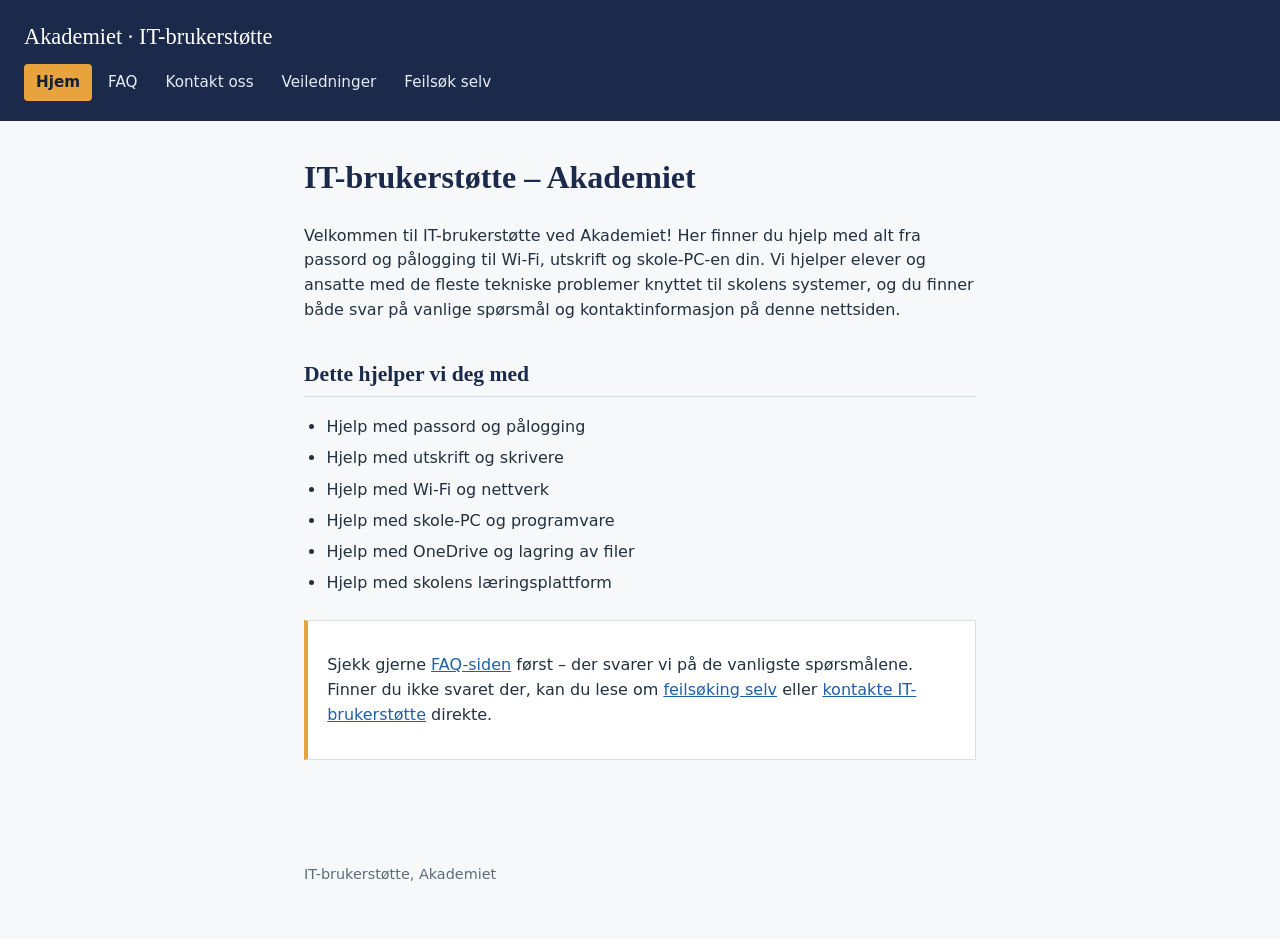
<file: index.html>
<!DOCTYPE html>
<html lang="no">
<head>
  <meta charset="UTF-8">
  <meta name="viewport" content="width=device-width, initial-scale=1.0">
  <title>IT-brukerstøtte – Akademiet</title>
  <link rel="stylesheet" href="style.css">
</head>
<body>

  <header class="site-header">
    <p class="brand">Akademiet · IT-brukerstøtte</p>
    <nav>
      <a href="index.html" class="active">Hjem</a>
      <a href="faq.html">FAQ</a>
      <a href="kontakt.html">Kontakt oss</a>
      <a href="veiledninger.html">Veiledninger</a>
      <a href="feilsok.html">Feilsøk selv</a>
    </nav>
  </header>

  <main>
    <h1>IT-brukerstøtte – Akademiet</h1>

    <p>
      Velkommen til IT-brukerstøtte ved Akademiet! Her finner du hjelp med alt
      fra passord og pålogging til Wi-Fi, utskrift og skole-PC-en din. Vi hjelper
      elever og ansatte med de fleste tekniske problemer knyttet til skolens
      systemer, og du finner både svar på vanlige spørsmål og kontaktinformasjon
      på denne nettsiden.
    </p>

    <h2>Dette hjelper vi deg med</h2>
    <ul>
      <li>Hjelp med passord og pålogging</li>
      <li>Hjelp med utskrift og skrivere</li>
      <li>Hjelp med Wi-Fi og nettverk</li>
      <li>Hjelp med skole-PC og programvare</li>
      <li>Hjelp med OneDrive og lagring av filer</li>
      <li>Hjelp med skolens læringsplattform</li>
    </ul>

    <div class="info-box">
      <p>
        Sjekk gjerne <a href="faq.html">FAQ-siden</a> først – der svarer vi på de
        vanligste spørsmålene. Finner du ikke svaret der, kan du lese om
        <a href="feilsok.html">feilsøking selv</a> eller
        <a href="kontakt.html">kontakte IT-brukerstøtte</a> direkte.
      </p>
    </div>
  </main>

  <footer>
    <p>IT-brukerstøtte, Akademiet</p>
  </footer>

</body>
</html>
</file>
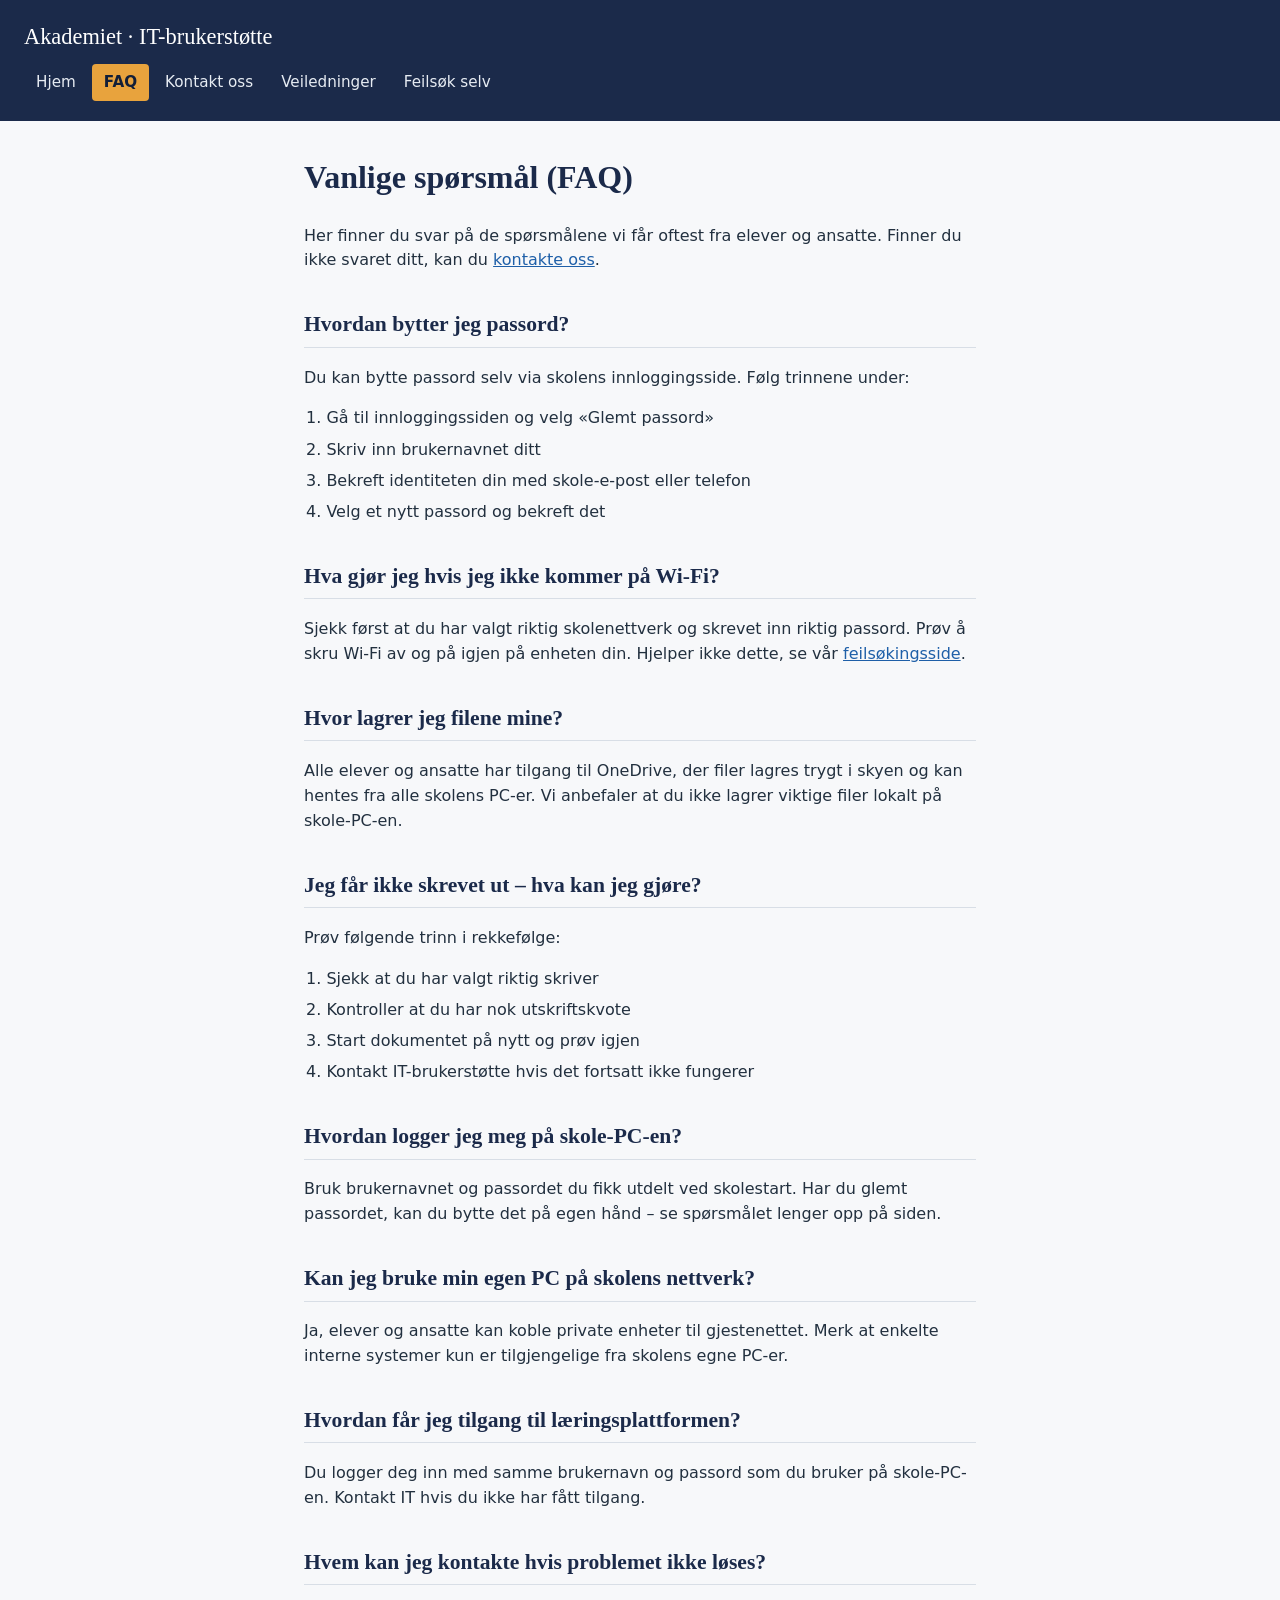
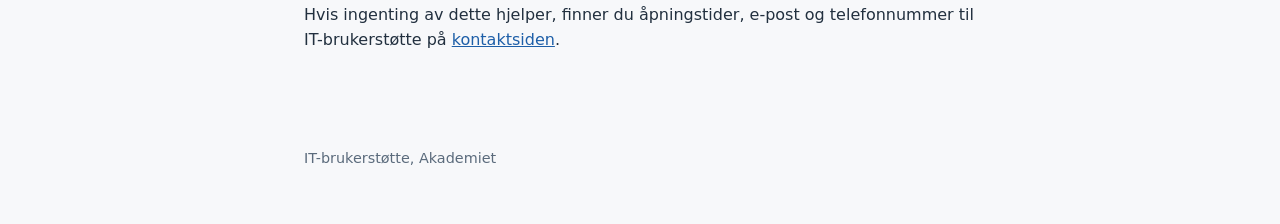
<file: faq.html>
<!DOCTYPE html>
<html lang="no">
<head>
  <meta charset="UTF-8">
  <meta name="viewport" content="width=device-width, initial-scale=1.0">
  <title>FAQ – IT-brukerstøtte, Akademiet</title>
  <link rel="stylesheet" href="style.css">
</head>
<body>

  <header class="site-header">
    <p class="brand">Akademiet · IT-brukerstøtte</p>
    <nav>
      <a href="index.html">Hjem</a>
      <a href="faq.html" class="active">FAQ</a>
      <a href="kontakt.html">Kontakt oss</a>
      <a href="veiledninger.html">Veiledninger</a>
      <a href="feilsok.html">Feilsøk selv</a>
    </nav>
  </header>

  <main>
    <h1>Vanlige spørsmål (FAQ)</h1>
    <p>
      Her finner du svar på de spørsmålene vi får oftest fra elever og ansatte.
      Finner du ikke svaret ditt, kan du <a href="kontakt.html">kontakte oss</a>.
    </p>

    <h2>Hvordan bytter jeg passord?</h2>
    <p>Du kan bytte passord selv via skolens innloggingsside. Følg trinnene under:</p>
    <ol>
      <li>Gå til innloggingssiden og velg «Glemt passord»</li>
      <li>Skriv inn brukernavnet ditt</li>
      <li>Bekreft identiteten din med skole-e-post eller telefon</li>
      <li>Velg et nytt passord og bekreft det</li>
    </ol>

    <h2>Hva gjør jeg hvis jeg ikke kommer på Wi-Fi?</h2>
    <p>
      Sjekk først at du har valgt riktig skolenettverk og skrevet inn riktig
      passord. Prøv å skru Wi-Fi av og på igjen på enheten din. Hjelper ikke
      dette, se vår <a href="feilsok.html">feilsøkingsside</a>.
    </p>

    <h2>Hvor lagrer jeg filene mine?</h2>
    <p>
      Alle elever og ansatte har tilgang til OneDrive, der filer lagres trygt i
      skyen og kan hentes fra alle skolens PC-er. Vi anbefaler at du ikke lagrer
      viktige filer lokalt på skole-PC-en.
    </p>

    <h2>Jeg får ikke skrevet ut – hva kan jeg gjøre?</h2>
    <p>Prøv følgende trinn i rekkefølge:</p>
    <ol>
      <li>Sjekk at du har valgt riktig skriver</li>
      <li>Kontroller at du har nok utskriftskvote</li>
      <li>Start dokumentet på nytt og prøv igjen</li>
      <li>Kontakt IT-brukerstøtte hvis det fortsatt ikke fungerer</li>
    </ol>

    <h2>Hvordan logger jeg meg på skole-PC-en?</h2>
    <p>
      Bruk brukernavnet og passordet du fikk utdelt ved skolestart. Har du
      glemt passordet, kan du bytte det på egen hånd – se spørsmålet lenger
      opp på siden.
    </p>

    <h2>Kan jeg bruke min egen PC på skolens nettverk?</h2>
    <p>
      Ja, elever og ansatte kan koble private enheter til gjestenettet. Merk at
      enkelte interne systemer kun er tilgjengelige fra skolens egne PC-er.
    </p>

    <h2>Hvordan får jeg tilgang til læringsplattformen?</h2>
    <p>
      Du logger deg inn med samme brukernavn og passord som du bruker på
      skole-PC-en. Kontakt IT hvis du ikke har fått tilgang.
    </p>

    <h2>Hvem kan jeg kontakte hvis problemet ikke løses?</h2>
    <p>
      Hvis ingenting av dette hjelper, finner du åpningstider, e-post og
      telefonnummer til IT-brukerstøtte på <a href="kontakt.html">kontaktsiden</a>.
    </p>
  </main>

  <footer>
    <p>IT-brukerstøtte, Akademiet</p>
  </footer>

</body>
</html>
</file>
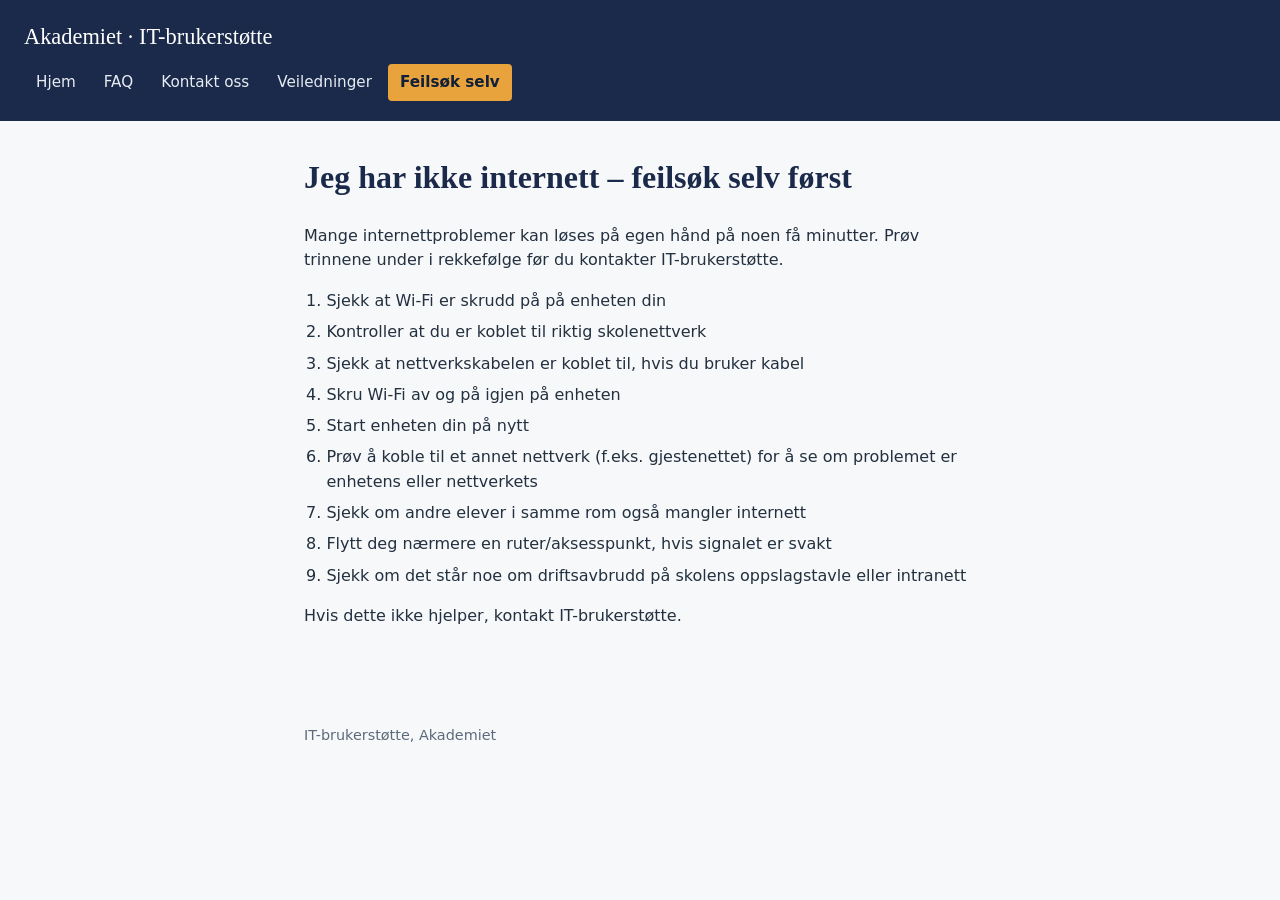
<file: feilsøk.html>
<!DOCTYPE html>
<html lang="no">
<head>
  <meta charset="UTF-8">
  <meta name="viewport" content="width=device-width, initial-scale=1.0">
  <title>Feilsøk selv – IT-brukerstøtte, Akademiet</title>
  <link rel="stylesheet" href="style.css">
</head>
<body>

  <header class="site-header">
    <p class="brand">Akademiet · IT-brukerstøtte</p>
    <nav>
      <a href="index.html">Hjem</a>
      <a href="faq.html">FAQ</a>
      <a href="kontakt.html">Kontakt oss</a>
      <a href="veiledninger.html">Veiledninger</a>
      <a href="feilsok.html" class="active">Feilsøk selv</a>
    </nav>
  </header>

  <main>
    <h1>Jeg har ikke internett – feilsøk selv først</h1>
    <p>
      Mange internettproblemer kan løses på egen hånd på noen få minutter. Prøv
      trinnene under i rekkefølge før du kontakter IT-brukerstøtte.
    </p>

    <ol>
      <li>Sjekk at Wi-Fi er skrudd på på enheten din</li>
      <li>Kontroller at du er koblet til riktig skolenettverk</li>
      <li>Sjekk at nettverkskabelen er koblet til, hvis du bruker kabel</li>
      <li>Skru Wi-Fi av og på igjen på enheten</li>
      <li>Start enheten din på nytt</li>
      <li>Prøv å koble til et annet nettverk (f.eks. gjestenettet) for å se om problemet er enhetens eller nettverkets</li>
      <li>Sjekk om andre elever i samme rom også mangler internett</li>
      <li>Flytt deg nærmere en ruter/aksesspunkt, hvis signalet er svakt</li>
      <li>Sjekk om det står noe om driftsavbrudd på skolens oppslagstavle eller intranett</li>
    </ol>

    <p>Hvis dette ikke hjelper, kontakt IT-brukerstøtte.</p>
  </main>

  <footer>
    <p>IT-brukerstøtte, Akademiet</p>
  </footer>

</body>
</html>
</file>
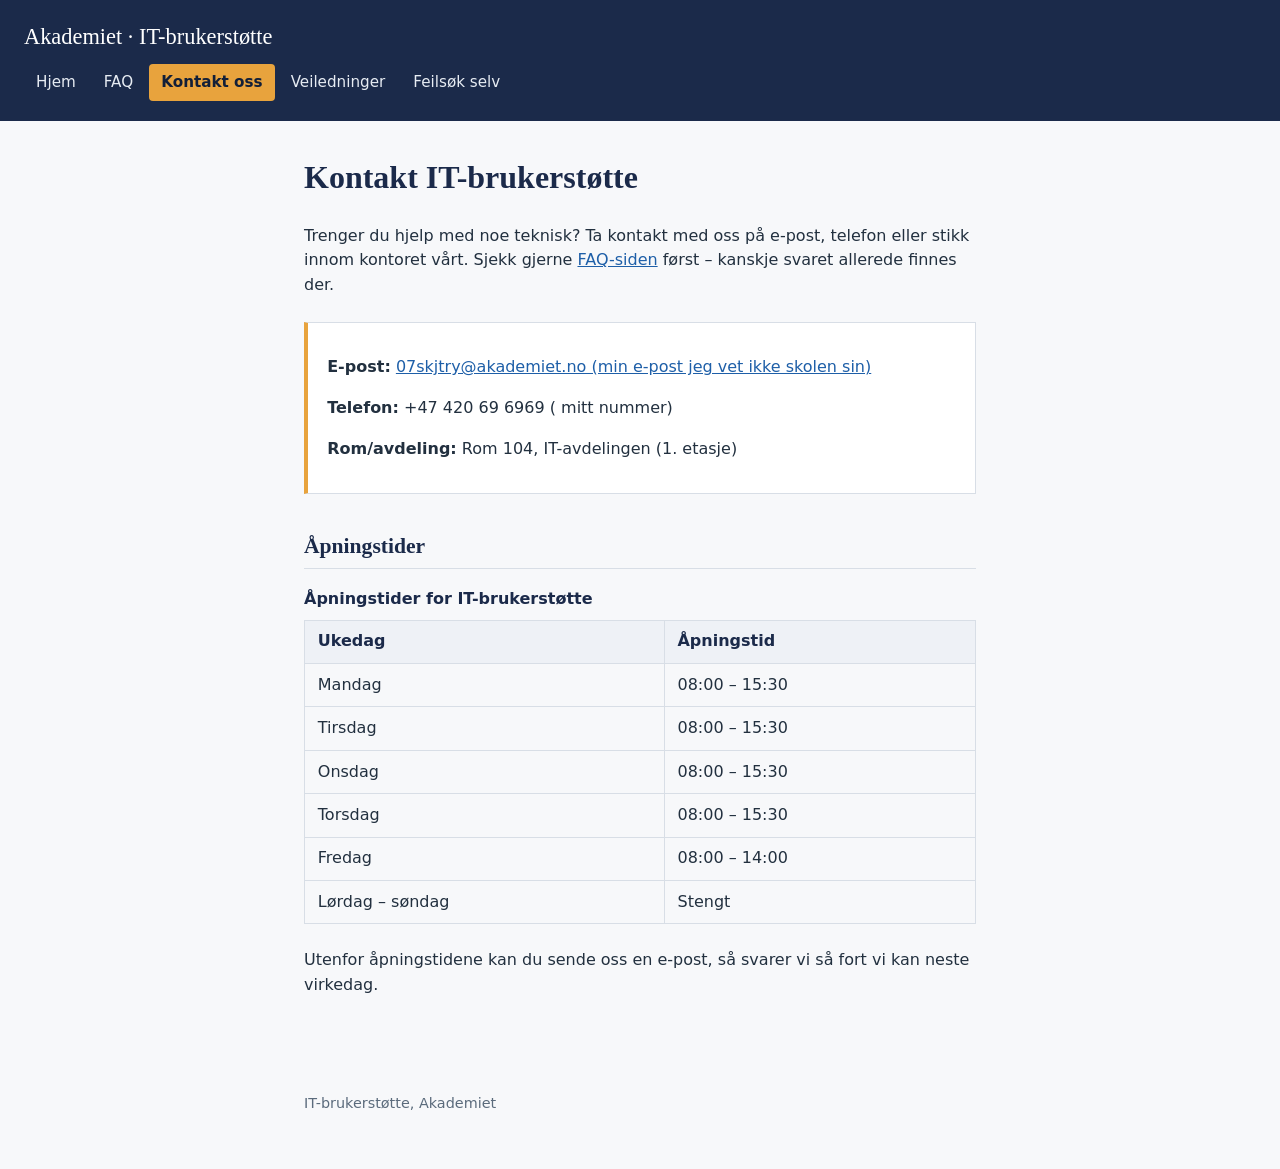
<file: kontakt.html>
<!DOCTYPE html>
<html lang="no">
<head>
  <meta charset="UTF-8">
  <meta name="viewport" content="width=device-width, initial-scale=1.0">
  <title>Kontakt – IT-brukerstøtte, Akademiet</title>
  <link rel="stylesheet" href="style.css">
</head>
<body>

  <header class="site-header">
    <p class="brand">Akademiet · IT-brukerstøtte</p>
    <nav>
      <a href="index.html">Hjem</a>
      <a href="faq.html">FAQ</a>
      <a href="kontakt.html" class="active">Kontakt oss</a>
      <a href="veiledninger.html">Veiledninger</a>
      <a href="feilsok.html">Feilsøk selv</a>
    </nav>
  </header>

  <main>
    <h1>Kontakt IT-brukerstøtte</h1>
    <p>
      Trenger du hjelp med noe teknisk? Ta kontakt med oss på e-post, telefon
      eller stikk innom kontoret vårt. Sjekk gjerne <a href="faq.html">FAQ-siden</a>
      først – kanskje svaret allerede finnes der.
    </p>

    <div class="info-box">
      <p><strong>E-post:</strong> <a href="mailto:07skjtry@akademiet.no">07skjtry@akademiet.no (min e-post jeg vet ikke skolen sin)</a></p>
      <p><strong>Telefon:</strong> +47 420 69 6969 ( mitt nummer)</p>
      <p><strong>Rom/avdeling:</strong> Rom 104, IT-avdelingen (1. etasje)</p>
    </div>

    <h2>Åpningstider</h2>
    <table>
      <caption>Åpningstider for IT-brukerstøtte</caption>
      <tr>
        <th>Ukedag</th>
        <th>Åpningstid</th>
      </tr>
      <tr>
        <td>Mandag</td>
        <td>08:00 – 15:30</td>
      </tr>
      <tr>
        <td>Tirsdag</td>
        <td>08:00 – 15:30</td>
      </tr>
      <tr>
        <td>Onsdag</td>
        <td>08:00 – 15:30</td>
      </tr>
      <tr>
        <td>Torsdag</td>
        <td>08:00 – 15:30</td>
      </tr>
      <tr>
        <td>Fredag</td>
        <td>08:00 – 14:00</td>
      </tr>
      <tr>
        <td>Lørdag – søndag</td>
        <td>Stengt</td>
      </tr>
    </table>

    <p>
      Utenfor åpningstidene kan du sende oss en e-post, så svarer vi så fort vi
      kan neste virkedag.
    </p>
  </main>

  <footer>
    <p>IT-brukerstøtte, Akademiet</p>
  </footer>

</body>
</html>
</file>
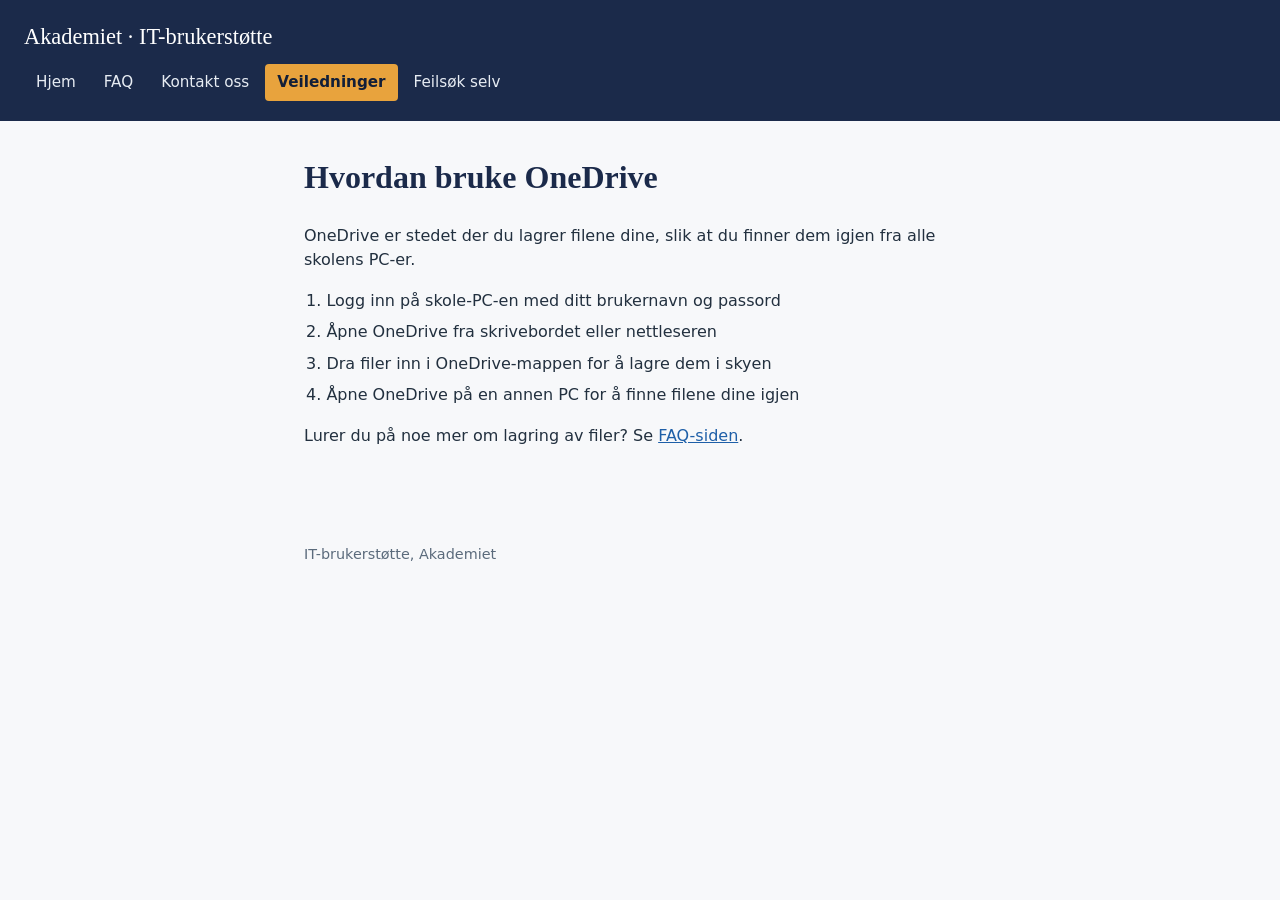
<file: onedrive.html>
<!DOCTYPE html>
<html lang="no">
<head>
  <meta charset="UTF-8">
  <meta name="viewport" content="width=device-width, initial-scale=1.0">
  <title>Bruke OneDrive – IT-brukerstøtte, Akademiet</title>
  <link rel="stylesheet" href="style.css">
</head>
<body>

  <header class="site-header">
    <p class="brand">Akademiet · IT-brukerstøtte</p>
    <nav>
      <a href="index.html">Hjem</a>
      <a href="faq.html">FAQ</a>
      <a href="kontakt.html">Kontakt oss</a>
      <a href="veiledninger.html" class="active">Veiledninger</a>
      <a href="feilsok.html">Feilsøk selv</a>
    </nav>
  </header>

  <main>
    <h1>Hvordan bruke OneDrive</h1>
    <p>
      OneDrive er stedet der du lagrer filene dine, slik at du finner dem igjen
      fra alle skolens PC-er.
    </p>

    <ol>
      <li>Logg inn på skole-PC-en med ditt brukernavn og passord</li>
      <li>Åpne OneDrive fra skrivebordet eller nettleseren</li>
      <li>Dra filer inn i OneDrive-mappen for å lagre dem i skyen</li>
      <li>Åpne OneDrive på en annen PC for å finne filene dine igjen</li>
    </ol>

    <p>Lurer du på noe mer om lagring av filer? Se <a href="faq.html">FAQ-siden</a>.</p>
  </main>

  <footer>
    <p>IT-brukerstøtte, Akademiet</p>
  </footer>

</body>
</html>
</file>
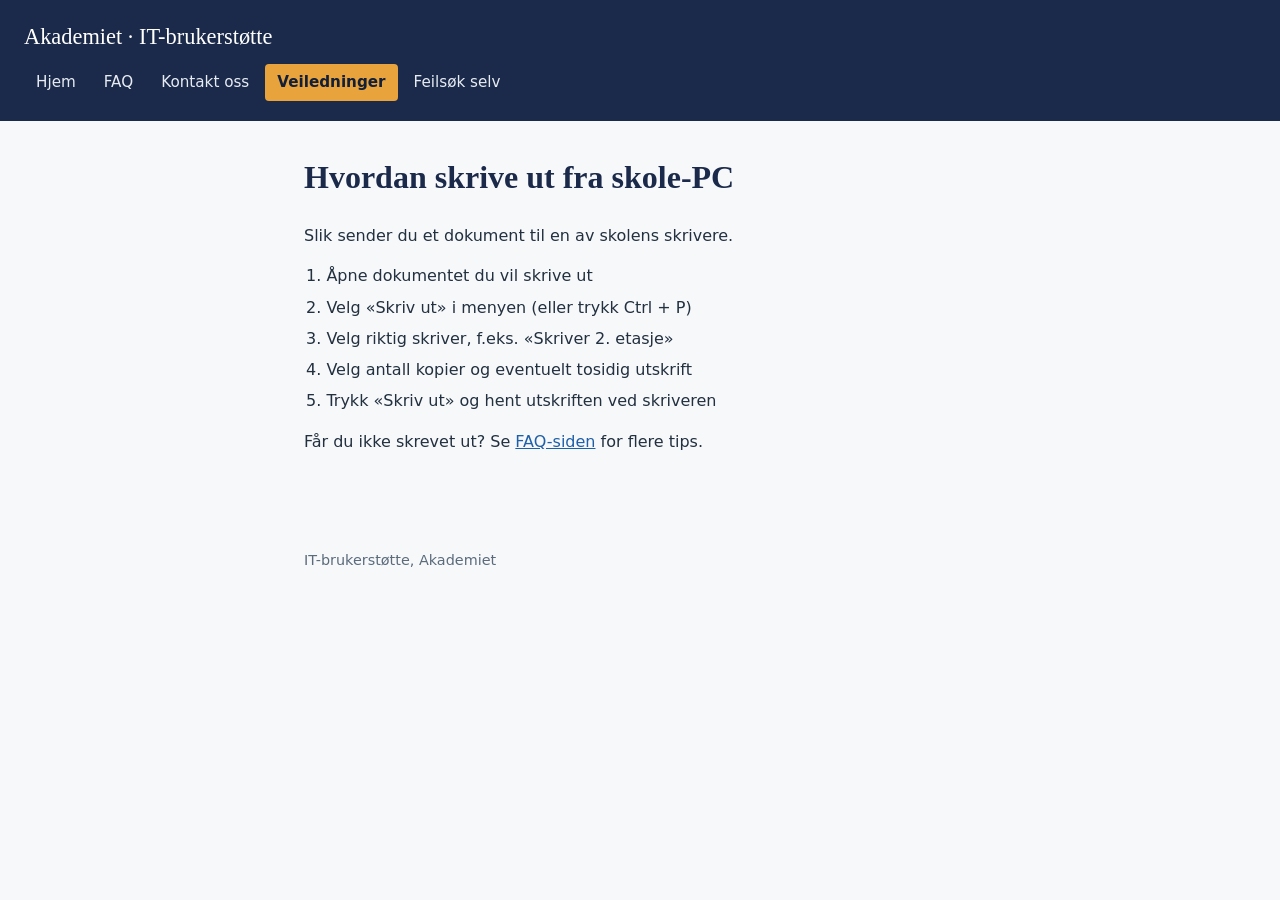
<file: utskrift.html>
<!DOCTYPE html>
<html lang="no">
<head>
  <meta charset="UTF-8">
  <meta name="viewport" content="width=device-width, initial-scale=1.0">
  <title>Skrive ut – IT-brukerstøtte, Akademiet</title>
  <link rel="stylesheet" href="style.css">
</head>
<body>

  <header class="site-header">
    <p class="brand">Akademiet · IT-brukerstøtte</p>
    <nav>
      <a href="index.html">Hjem</a>
      <a href="faq.html">FAQ</a>
      <a href="kontakt.html">Kontakt oss</a>
      <a href="veiledninger.html" class="active">Veiledninger</a>
      <a href="feilsok.html">Feilsøk selv</a>
    </nav>
  </header>

  <main>
    <h1>Hvordan skrive ut fra skole-PC</h1>
    <p>Slik sender du et dokument til en av skolens skrivere.</p>

    <ol>
      <li>Åpne dokumentet du vil skrive ut</li>
      <li>Velg «Skriv ut» i menyen (eller trykk Ctrl + P)</li>
      <li>Velg riktig skriver, f.eks. «Skriver 2. etasje»</li>
      <li>Velg antall kopier og eventuelt tosidig utskrift</li>
      <li>Trykk «Skriv ut» og hent utskriften ved skriveren</li>
    </ol>

    <p>Får du ikke skrevet ut? Se <a href="faq.html">FAQ-siden</a> for flere tips.</p>
  </main>

  <footer>
    <p>IT-brukerstøtte, Akademiet</p>
  </footer>

</body>
</html>
</file>
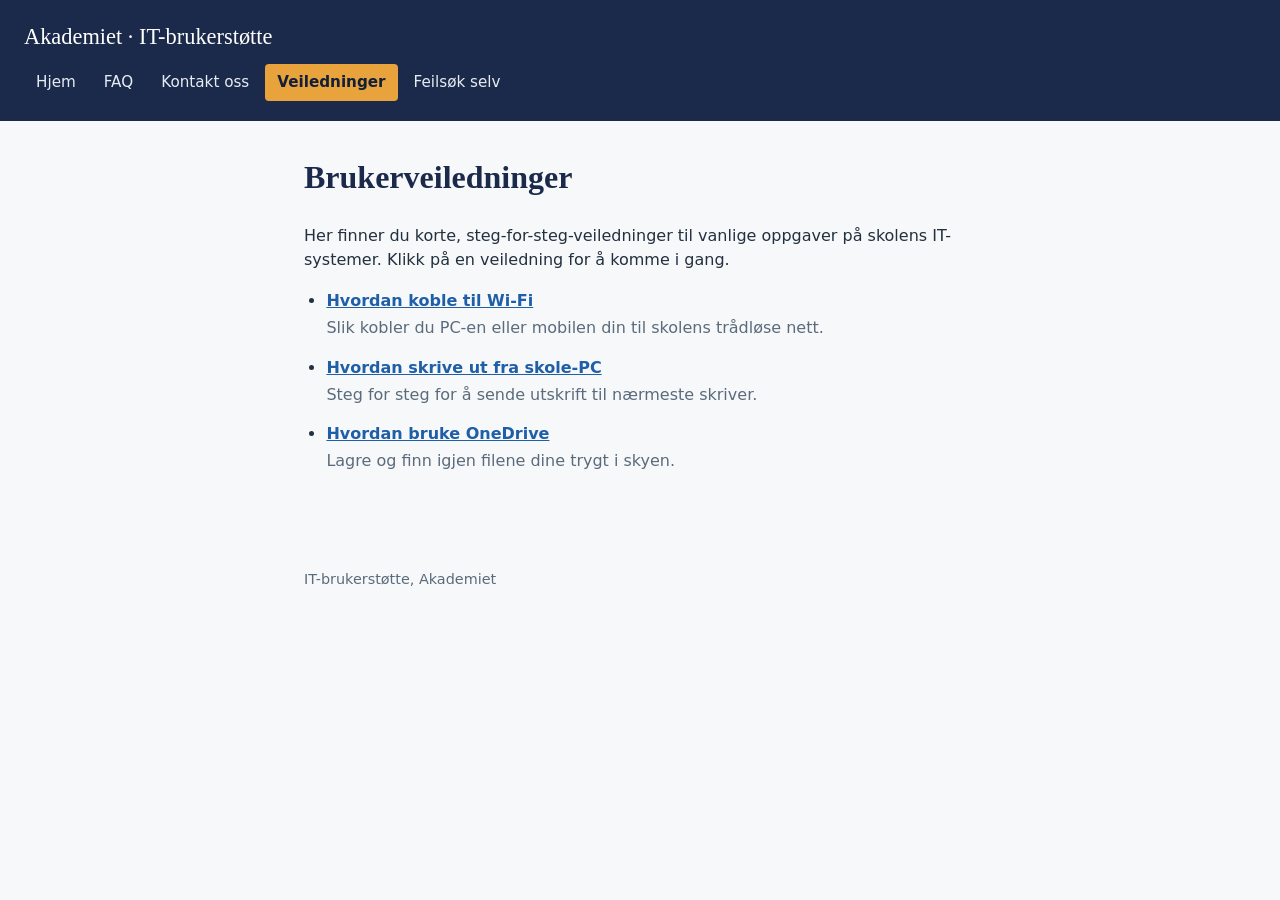
<file: veiledninger.html>
<!DOCTYPE html>
<html lang="no">
<head>
  <meta charset="UTF-8">
  <meta name="viewport" content="width=device-width, initial-scale=1.0">
  <title>Veiledninger – IT-brukerstøtte, Akademiet</title>
  <link rel="stylesheet" href="style.css">
</head>
<body>

  <header class="site-header">
    <p class="brand">Akademiet · IT-brukerstøtte</p>
    <nav>
      <a href="index.html">Hjem</a>
      <a href="faq.html">FAQ</a>
      <a href="kontakt.html">Kontakt oss</a>
      <a href="veiledninger.html" class="active">Veiledninger</a>
      <a href="feilsok.html">Feilsøk selv</a>
    </nav>
  </header>

  <main>
    <h1>Brukerveiledninger</h1>
    <p>
      Her finner du korte, steg-for-steg-veiledninger til vanlige oppgaver på
      skolens IT-systemer. Klikk på en veiledning for å komme i gang.
    </p>

    <ul class="guide-list">
      <li>
        <a href="wifi.html">Hvordan koble til Wi-Fi</a>
        <p>Slik kobler du PC-en eller mobilen din til skolens trådløse nett.</p>
      </li>
      <li>
        <a href="utskrift.html">Hvordan skrive ut fra skole-PC</a>
        <p>Steg for steg for å sende utskrift til nærmeste skriver.</p>
      </li>
      <li>
        <a href="onedrive.html">Hvordan bruke OneDrive</a>
        <p>Lagre og finn igjen filene dine trygt i skyen.</p>
      </li>
    </ul>
  </main>

  <footer>
    <p>IT-brukerstøtte, Akademiet</p>
  </footer>

</body>
</html>
</file>
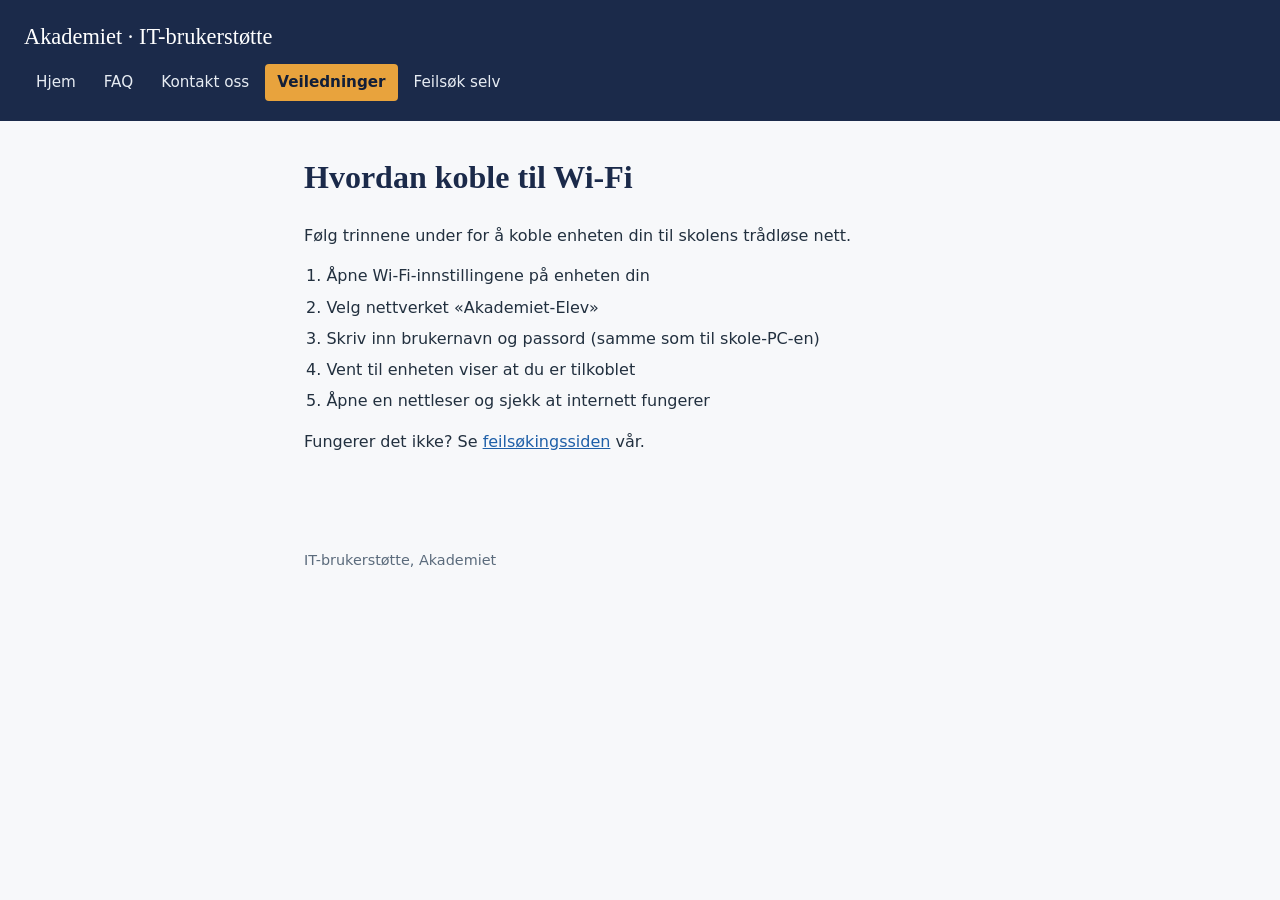
<file: wifi.html>
<!DOCTYPE html>
<html lang="no">
<head>
  <meta charset="UTF-8">
  <meta name="viewport" content="width=device-width, initial-scale=1.0">
  <title>Koble til Wi-Fi – IT-brukerstøtte, Akademiet</title>
  <link rel="stylesheet" href="style.css">
</head>
<body>

  <header class="site-header">
    <p class="brand">Akademiet · IT-brukerstøtte</p>
    <nav>
      <a href="index.html">Hjem</a>
      <a href="faq.html">FAQ</a>
      <a href="kontakt.html">Kontakt oss</a>
      <a href="veiledninger.html" class="active">Veiledninger</a>
      <a href="feilsok.html">Feilsøk selv</a>
    </nav>
  </header>

  <main>
    <h1>Hvordan koble til Wi-Fi</h1>
    <p>Følg trinnene under for å koble enheten din til skolens trådløse nett.</p>

    <ol>
      <li>Åpne Wi-Fi-innstillingene på enheten din</li>
      <li>Velg nettverket «Akademiet-Elev»</li>
      <li>Skriv inn brukernavn og passord (samme som til skole-PC-en)</li>
      <li>Vent til enheten viser at du er tilkoblet</li>
      <li>Åpne en nettleser og sjekk at internett fungerer</li>
    </ol>

    <p>Fungerer det ikke? Se <a href="feilsok.html">feilsøkingssiden</a> vår.</p>
  </main>

  <footer>
    <p>IT-brukerstøtte, Akademiet</p>
  </footer>

</body>
</html>
</file>
<file: style.css>
/* IT-brukerstøtte – Akademiet
   Delt stilark for alle sider */

:root {
  --navy: #1B2A4A;
  --navy-dark: #121F38;
  --amber: #E8A33D;
  --bg: #F7F8FA;
  --text: #22303F;
  --muted: #5B6B7C;
  --border: #D8DEE6;
  --card: #FFFFFF;
}

* {
  box-sizing: border-box;
}

body {
  margin: 0;
  font-family: "Segoe UI", system-ui, -apple-system, sans-serif;
  background: var(--bg);
  color: var(--text);
  line-height: 1.55;
}

header.site-header {
  background: var(--navy);
  color: #fff;
  padding: 1.25rem 1.5rem;
}

header.site-header .brand {
  font-family: Georgia, "Times New Roman", serif;
  font-size: 1.4rem;
  margin: 0 0 0.6rem 0;
}

nav {
  display: flex;
  flex-wrap: wrap;
  gap: 0.25rem;
}

nav a {
  color: #E7ECF3;
  text-decoration: none;
  padding: 0.4rem 0.75rem;
  border-radius: 4px;
  font-size: 0.95rem;
}

nav a:hover,
nav a:focus {
  background: var(--navy-dark);
  outline: none;
}

nav a.active {
  background: var(--amber);
  color: var(--navy-dark);
  font-weight: 600;
}

main {
  max-width: 720px;
  margin: 0 auto;
  padding: 2rem 1.5rem 4rem 1.5rem;
}

h1 {
  font-family: Georgia, "Times New Roman", serif;
  font-size: 2rem;
  color: var(--navy);
  margin-top: 0;
}

h2 {
  font-family: Georgia, "Times New Roman", serif;
  font-size: 1.35rem;
  color: var(--navy);
  margin-top: 2.2rem;
  border-bottom: 1px solid var(--border);
  padding-bottom: 0.3rem;
}

h3 {
  color: var(--navy);
  font-size: 1.05rem;
  margin-top: 1.6rem;
}

p {
  max-width: 68ch;
}

a {
  color: #1E5FA8;
}

ul, ol {
  padding-left: 1.4rem;
}

li {
  margin-bottom: 0.4rem;
}

table {
  border-collapse: collapse;
  width: 100%;
  margin: 1rem 0 1.5rem 0;
}

caption {
  text-align: left;
  font-weight: 600;
  color: var(--navy);
  margin-bottom: 0.5rem;
}

th, td {
  border: 1px solid var(--border);
  padding: 0.55rem 0.8rem;
  text-align: left;
}

th {
  background: #EEF1F6;
  color: var(--navy);
}

.info-box {
  background: var(--card);
  border: 1px solid var(--border);
  border-left: 4px solid var(--amber);
  padding: 1rem 1.2rem;
  margin: 1.5rem 0;
}

.guide-list a {
  font-weight: 600;
}

.guide-list p {
  margin: 0.15rem 0 0.9rem 0;
  color: var(--muted);
}

footer {
  max-width: 720px;
  margin: 0 auto;
  padding: 0 1.5rem 2.5rem 1.5rem;
  color: var(--muted);
  font-size: 0.9rem;
}
</file>
